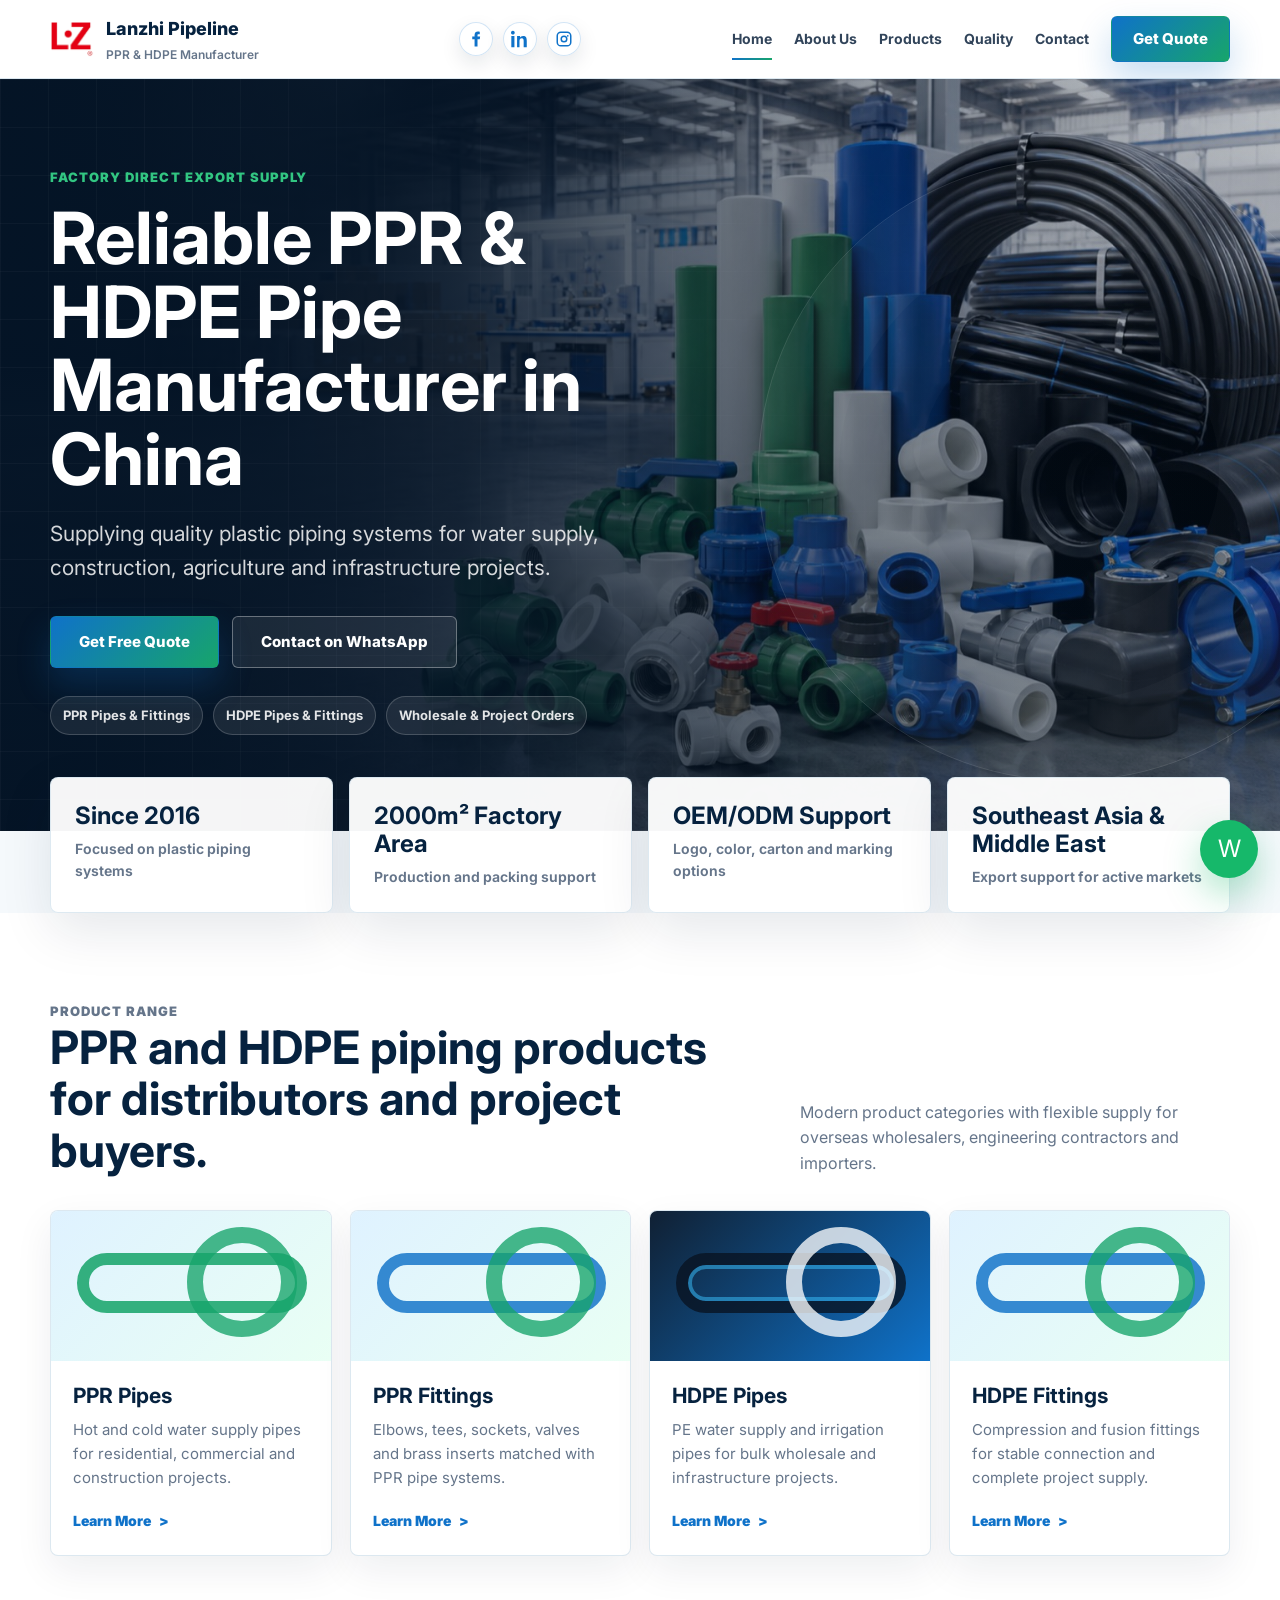
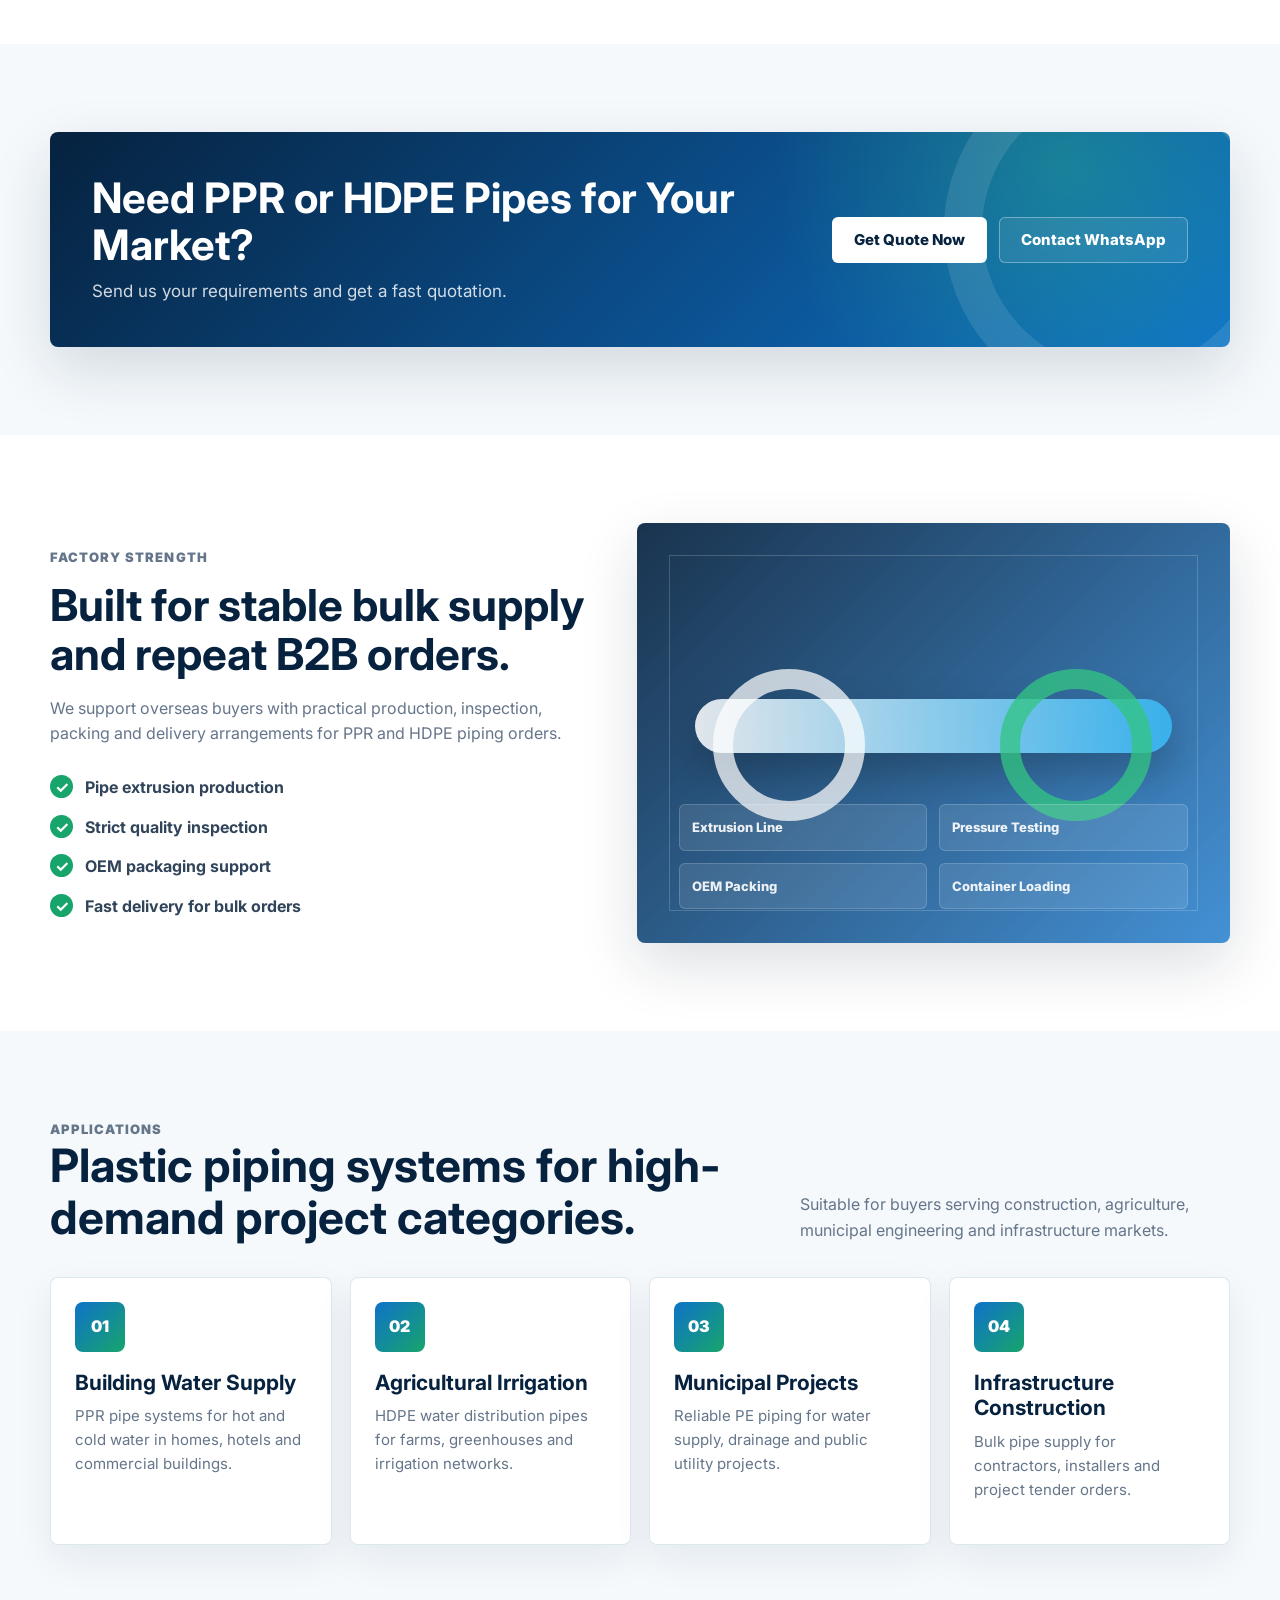
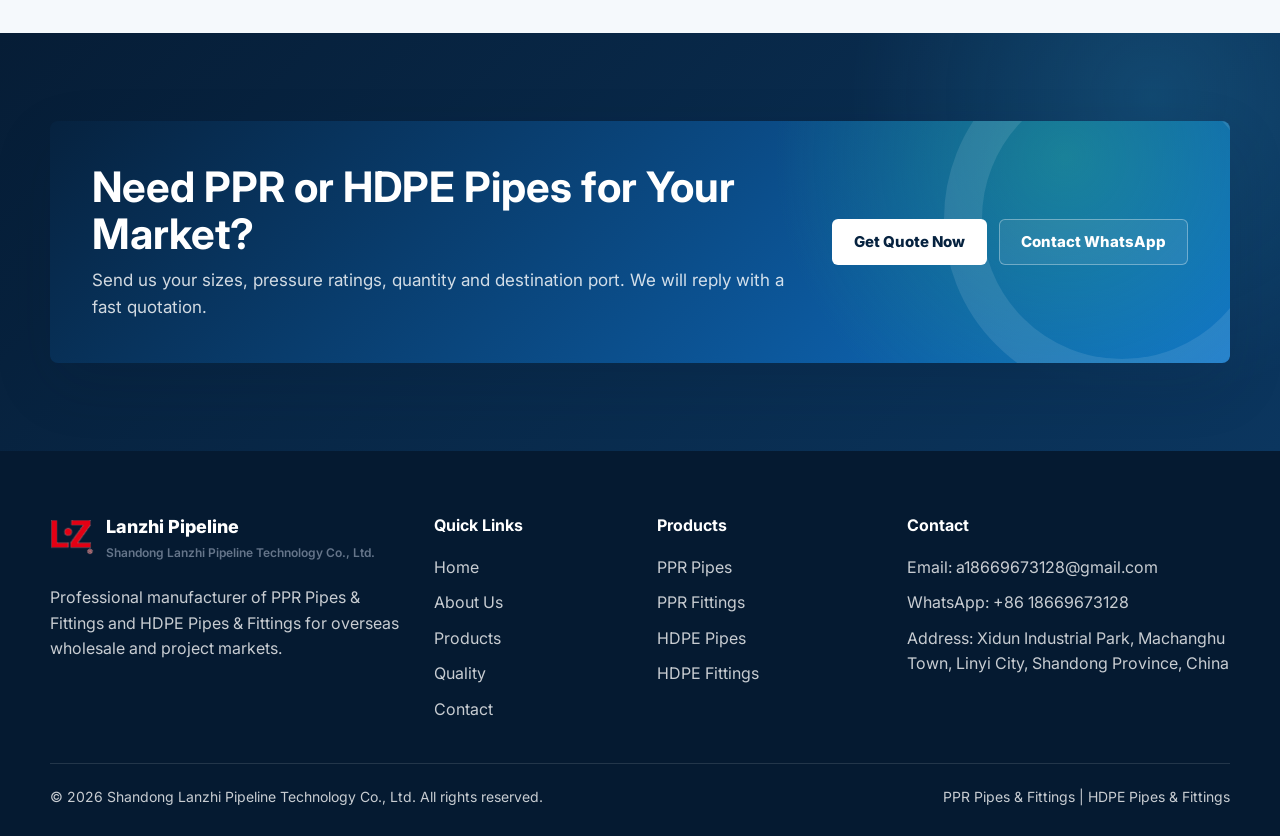
<file: index.html>
<!DOCTYPE html>
<html lang="en">
<head>
  <meta charset="UTF-8">
  <meta name="viewport" content="width=device-width, initial-scale=1.0">
  <title>Reliable PPR & HDPE Pipe Manufacturer in China | Lanzhi Pipeline</title>
  <meta name="description" content="Shandong Lanzhi Pipeline Technology Co., Ltd. supplies PPR pipes and fittings, HDPE pipes and fittings for overseas wholesalers, contractors and importers.">
  <meta name="keywords" content="PPR pipes manufacturer, HDPE pipes manufacturer, PPR fittings, HDPE fittings, China pipe factory">
  <meta name="author" content="Shandong Lanzhi Pipeline Technology Co., Ltd.">
  <meta name="robots" content="index, follow">
  <link rel="canonical" href="https://www.lanzhipipes.com/">
  <link rel="icon" href="images/favicon.ico">
  <link rel="preconnect" href="https://fonts.googleapis.com">
  <link rel="preconnect" href="https://fonts.gstatic.com" crossorigin>
  <link href="https://fonts.googleapis.com/css2?family=Inter:wght@400;500;600;700;800;900&display=swap" rel="stylesheet">
  <link rel="stylesheet" href="css/styles.css">
</head>
<body>
  <header class="header">
    <div class="container header__inner">
      <a href="index.html" class="logo" aria-label="Lanzhi Pipeline home">
        <img src="images/logo.png" alt="Lanzhi Pipeline Logo" class="logo-image">
        <div class="logo__text">
          <span class="logo__name">Lanzhi Pipeline</span>
          <span class="logo__tagline">PPR & HDPE Manufacturer</span>
        </div>
      </a>
      <div class="header-social" aria-label="Social media links">
        <a class="header-social__link" href="https://www.facebook.com/search/top?q=Shandong%20Lanzhi%20Pipeline%20Technology" target="_blank" rel="noopener" aria-label="Find Lanzhi Pipeline on Facebook" title="Facebook"><svg viewBox="0 0 24 24" aria-hidden="true"><path d="M14 8.5V6.8c0-.8.2-1.3 1.4-1.3H17V2.2c-.8-.1-1.7-.2-2.5-.2-2.6 0-4.4 1.6-4.4 4.5v2H7v3.7h3.1V22H14v-9.8h3l.5-3.7H14z"/></svg></a>
        <a class="header-social__link" href="https://www.linkedin.com/search/results/companies/?keywords=Shandong%20Lanzhi%20Pipeline%20Technology" target="_blank" rel="noopener" aria-label="Find Lanzhi Pipeline on LinkedIn" title="LinkedIn"><svg viewBox="0 0 24 24" aria-hidden="true"><path d="M4.98 3.5C4.98 4.88 3.86 6 2.5 6S0 4.88 0 3.5 1.12 1 2.5 1s2.48 1.12 2.48 2.5zM.43 8.02h4.14V23H.43zM8.1 8.02h3.97v2.05h.06c.55-1.05 1.9-2.16 3.92-2.16 4.2 0 4.98 2.76 4.98 6.35V23h-4.14v-7.75c0-1.85-.03-4.23-2.58-4.23-2.58 0-2.98 2.02-2.98 4.1V23H8.1z"/></svg></a>
        <a class="header-social__link" href="https://www.instagram.com/explore/search/keyword/?q=lanzhipipes" target="_blank" rel="noopener" aria-label="Find Lanzhi Pipeline on Instagram" title="Instagram"><svg viewBox="0 0 24 24" aria-hidden="true"><path d="M7.8 2h8.4A5.8 5.8 0 0 1 22 7.8v8.4a5.8 5.8 0 0 1-5.8 5.8H7.8A5.8 5.8 0 0 1 2 16.2V7.8A5.8 5.8 0 0 1 7.8 2zm0 2A3.8 3.8 0 0 0 4 7.8v8.4A3.8 3.8 0 0 0 7.8 20h8.4a3.8 3.8 0 0 0 3.8-3.8V7.8A3.8 3.8 0 0 0 16.2 4zm4.2 3.3A4.7 4.7 0 1 1 7.3 12 4.7 4.7 0 0 1 12 7.3zm0 2A2.7 2.7 0 1 0 14.7 12 2.7 2.7 0 0 0 12 9.3zm5.05-2.55a1.1 1.1 0 1 1-1.1 1.1 1.1 1.1 0 0 1 1.1-1.1z"/></svg></a>
      </div>
      <button class="menu-toggle" type="button" aria-label="Toggle navigation" aria-expanded="false"><span></span><span></span><span></span></button>
      <nav class="nav" aria-label="Main navigation">
        <a href="index.html" class="nav__link is-active">Home</a>
        <a href="about.html" class="nav__link">About Us</a>
        <a href="products.html" class="nav__link">Products</a>
        <a href="quality.html" class="nav__link">Quality</a>
        <a href="contact.html" class="nav__link">Contact</a>
        <div class="nav__cta"><a href="contact.html" class="btn btn--primary">Get Quote</a></div>
      </nav>
    </div>
  </header>

  <main>
    <section class="hero">
      <div class="container hero__inner">
        <div>
          <p class="eyebrow">Factory Direct Export Supply</p>
          <h1>Reliable PPR & HDPE Pipe Manufacturer in China</h1>
          <p class="hero__text">Supplying quality plastic piping systems for water supply, construction, agriculture and infrastructure projects.</p>
          <div class="hero__actions">
            <a class="btn btn--primary btn--lg" href="contact.html">Get Free Quote</a>
            <a class="btn btn--outline btn--lg" href="https://wa.me/8618669673128" target="_blank" rel="noopener">Contact on WhatsApp</a>
          </div>
          <div class="hero__badges">
            <span>PPR Pipes & Fittings</span>
            <span>HDPE Pipes & Fittings</span>
            <span>Wholesale & Project Orders</span>
          </div>
        </div>
        <div class="pipe-graphic" aria-hidden="true">
          <div class="pipe-graphic__panel"></div>
          <div class="pipe-line pipe-line--one"></div>
          <div class="pipe-line pipe-line--two"></div>
          <div class="pipe-line pipe-line--three"></div>
          <div class="pipe-node pipe-node--one"></div>
          <div class="pipe-node pipe-node--two"></div>
          <div class="world-dots"></div>
        </div>
      </div>
    </section>

    <section class="trust-cards" aria-label="Factory trust data">
      <div class="container trust-cards__grid">
        <div class="trust-card"><strong>Since 2016</strong><span>Focused on plastic piping systems</span></div>
        <div class="trust-card"><strong>2000m&sup2; Factory Area</strong><span>Production and packing support</span></div>
        <div class="trust-card"><strong>OEM/ODM Support</strong><span>Logo, color, carton and marking options</span></div>
        <div class="trust-card"><strong>Southeast Asia & Middle East</strong><span>Export support for active markets</span></div>
      </div>
    </section>

    <section class="section section--white">
      <div class="container">
        <div class="section-title">
          <div>
            <p class="eyebrow">Product Range</p>
            <h2>PPR and HDPE piping products for distributors and project buyers.</h2>
          </div>
          <p>Modern product categories with flexible supply for overseas wholesalers, engineering contractors and importers.</p>
        </div>
        <div class="product-grid">
          <article class="product-card">
            <div class="product-visual product-visual--green"></div>
            <div class="product-card__body">
              <h3>PPR Pipes</h3>
              <p>Hot and cold water supply pipes for residential, commercial and construction projects.</p>
              <a class="learn-link" href="products.html#ppr-pipes">Learn More</a>
            </div>
          </article>
          <article class="product-card">
            <div class="product-visual"></div>
            <div class="product-card__body">
              <h3>PPR Fittings</h3>
              <p>Elbows, tees, sockets, valves and brass inserts matched with PPR pipe systems.</p>
              <a class="learn-link" href="products.html#ppr-fittings">Learn More</a>
            </div>
          </article>
          <article class="product-card">
            <div class="product-visual product-visual--dark"></div>
            <div class="product-card__body">
              <h3>HDPE Pipes</h3>
              <p>PE water supply and irrigation pipes for bulk wholesale and infrastructure projects.</p>
              <a class="learn-link" href="products.html#hdpe-pipes">Learn More</a>
            </div>
          </article>
          <article class="product-card">
            <div class="product-visual"></div>
            <div class="product-card__body">
              <h3>HDPE Fittings</h3>
              <p>Compression and fusion fittings for stable connection and complete project supply.</p>
              <a class="learn-link" href="products.html#hdpe-fittings">Learn More</a>
            </div>
          </article>
        </div>
      </div>
    </section>

    <section class="section">
      <div class="container">
        <div class="cta-band">
          <div class="cta-band__inner">
            <div>
              <h2>Need PPR or HDPE Pipes for Your Market?</h2>
              <p>Send us your requirements and get a fast quotation.</p>
            </div>
            <div class="cta-actions">
              <a class="btn btn--light" href="contact.html">Get Quote Now</a>
              <a class="btn btn--outline" href="https://wa.me/8618669673128" target="_blank" rel="noopener">Contact WhatsApp</a>
            </div>
          </div>
        </div>
      </div>
    </section>

    <section class="section section--white">
      <div class="container factory-grid">
        <div class="content-block">
          <p class="eyebrow">Factory Strength</p>
          <h2>Built for stable bulk supply and repeat B2B orders.</h2>
          <p>We support overseas buyers with practical production, inspection, packing and delivery arrangements for PPR and HDPE piping orders.</p>
          <ul class="check-list">
            <li>Pipe extrusion production</li>
            <li>Strict quality inspection</li>
            <li>OEM packaging support</li>
            <li>Fast delivery for bulk orders</li>
          </ul>
        </div>
        <div class="factory-visual" aria-hidden="true">
          <div class="machine-line"></div>
          <div class="factory-labels">
            <span>Extrusion Line</span>
            <span>Pressure Testing</span>
            <span>OEM Packing</span>
            <span>Container Loading</span>
          </div>
        </div>
      </div>
    </section>

    <section class="section">
      <div class="container">
        <div class="section-title">
          <div>
            <p class="eyebrow">Applications</p>
            <h2>Plastic piping systems for high-demand project categories.</h2>
          </div>
          <p>Suitable for buyers serving construction, agriculture, municipal engineering and infrastructure markets.</p>
        </div>
        <div class="application-grid">
          <article class="application-card"><div class="icon-box">01</div><h3>Building Water Supply</h3><p>PPR pipe systems for hot and cold water in homes, hotels and commercial buildings.</p></article>
          <article class="application-card"><div class="icon-box">02</div><h3>Agricultural Irrigation</h3><p>HDPE water distribution pipes for farms, greenhouses and irrigation networks.</p></article>
          <article class="application-card"><div class="icon-box">03</div><h3>Municipal Projects</h3><p>Reliable PE piping for water supply, drainage and public utility projects.</p></article>
          <article class="application-card"><div class="icon-box">04</div><h3>Infrastructure Construction</h3><p>Bulk pipe supply for contractors, installers and project tender orders.</p></article>
        </div>
      </div>
    </section>

    <section class="section section--navy">
      <div class="container">
        <div class="cta-band">
          <div class="cta-band__inner">
            <div>
              <h2>Need PPR or HDPE Pipes for Your Market?</h2>
              <p>Send us your sizes, pressure ratings, quantity and destination port. We will reply with a fast quotation.</p>
            </div>
            <div class="cta-actions">
              <a class="btn btn--light" href="contact.html">Get Quote Now</a>
              <a class="btn btn--outline" href="https://wa.me/8618669673128" target="_blank" rel="noopener">Contact WhatsApp</a>
            </div>
          </div>
        </div>
      </div>
    </section>
  </main>

  <footer class="footer">
    <div class="container">
      <div class="footer__grid">
        <div>
          <a href="index.html" class="logo">
            <img src="images/logo.png" alt="Lanzhi Pipeline Logo" class="logo-image">
            <div class="logo__text">
              <span class="logo__name">Lanzhi Pipeline</span>
              <span class="logo__tagline">Shandong Lanzhi Pipeline Technology Co., Ltd.</span>
            </div>
          </a>
          <p>Professional manufacturer of PPR Pipes & Fittings and HDPE Pipes & Fittings for overseas wholesale and project markets.</p>
        </div>
        <div>
          <h4 class="footer__heading">Quick Links</h4>
          <ul class="footer__links">
            <li><a href="index.html">Home</a></li>
            <li><a href="about.html">About Us</a></li>
            <li><a href="products.html">Products</a></li>
            <li><a href="quality.html">Quality</a></li>
            <li><a href="contact.html">Contact</a></li>
          </ul>
        </div>
        <div>
          <h4 class="footer__heading">Products</h4>
          <ul class="footer__links">
            <li><a href="products.html#ppr-pipes">PPR Pipes</a></li>
            <li><a href="products.html#ppr-fittings">PPR Fittings</a></li>
            <li><a href="products.html#hdpe-pipes">HDPE Pipes</a></li>
            <li><a href="products.html#hdpe-fittings">HDPE Fittings</a></li>
          </ul>
        </div>
        <div>
          <h4 class="footer__heading">Contact</h4>
          <ul class="footer__contact">
            <li>Email: <a href="mailto:a18669673128@gmail.com">a18669673128@gmail.com</a></li>
            <li>WhatsApp: <a href="https://wa.me/8618669673128" target="_blank" rel="noopener">+86 18669673128</a></li>
            <li>Address: Xidun Industrial Park, Machanghu Town, Linyi City, Shandong Province, China</li>
          </ul>
        </div>
      </div>
      <div class="footer__bottom">
        <p>© 2026 Shandong Lanzhi Pipeline Technology Co., Ltd. All rights reserved.</p>
        <p>PPR Pipes & Fittings | HDPE Pipes & Fittings</p>
      </div>
    </div>
  </footer>

  <a href="https://wa.me/8618669673128" class="whatsapp-float" title="Chat on WhatsApp" target="_blank" rel="noopener">
    <span class="whatsapp-float__tooltip">Chat with us</span>
    W
  </a>
  <script src="js/main.js"></script>
</body>
</html>
</file>
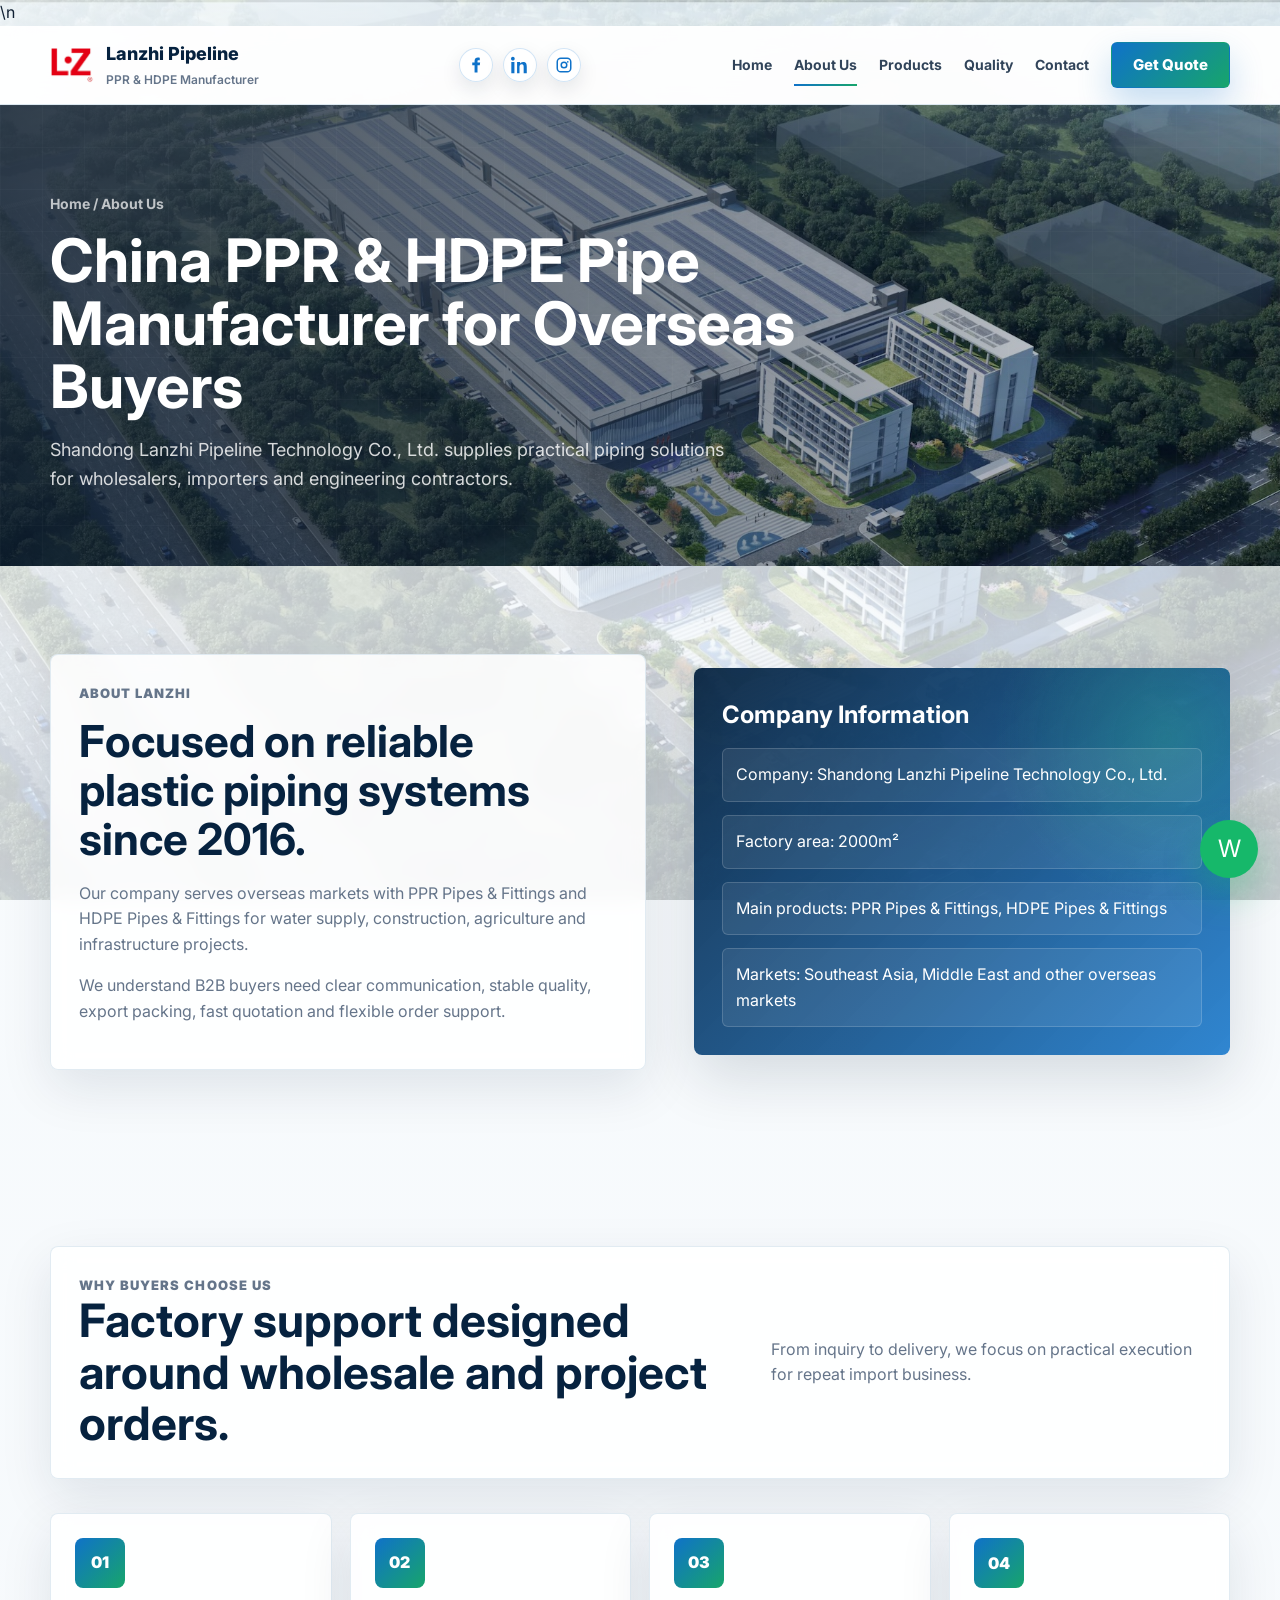
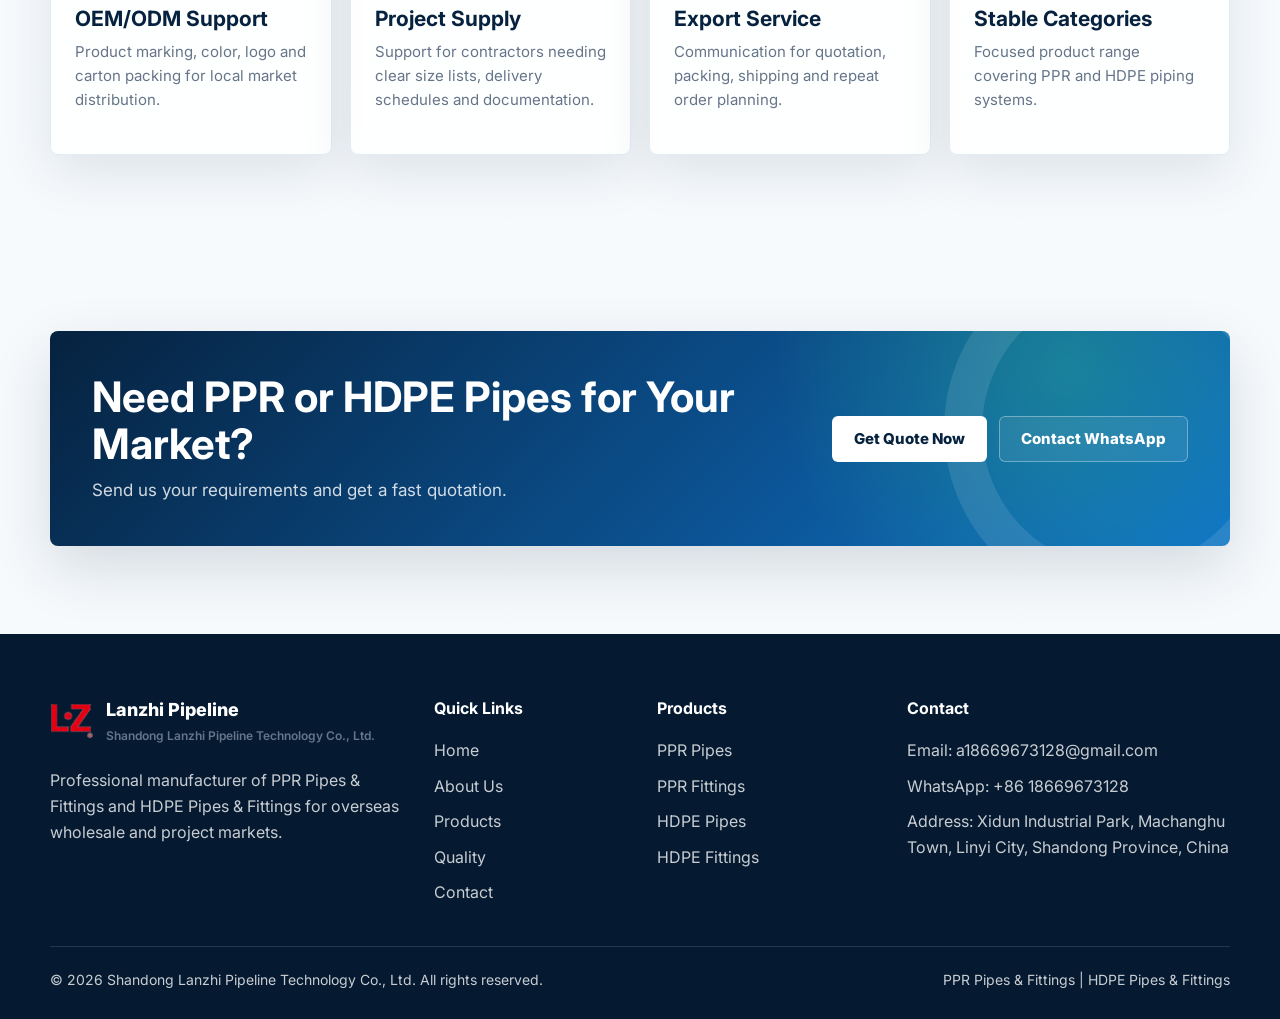
<file: about.html>
<!DOCTYPE html>
<html lang="en">
<head>
  <meta charset="UTF-8">
  <meta name="viewport" content="width=device-width, initial-scale=1.0">
  <title>About Us | Shandong Lanzhi Pipeline Technology Co., Ltd.</title>\n  <meta name="robots" content="index, follow">
  <meta name="description" content="Learn about Shandong Lanzhi Pipeline Technology Co., Ltd., a China manufacturer of PPR Pipes & Fittings and HDPE Pipes & Fittings.">
  <link rel="canonical" href="https://www.lanzhipipes.com/about">
  <link rel="icon" href="images/favicon.ico">
  <link rel="preconnect" href="https://fonts.googleapis.com">
  <link rel="preconnect" href="https://fonts.gstatic.com" crossorigin>
  <link href="https://fonts.googleapis.com/css2?family=Inter:wght@400;500;600;700;800;900&display=swap" rel="stylesheet">
  <link rel="stylesheet" href="css/styles.css">
</head>
<body class="about-page">
  <header class="header">
    <div class="container header__inner">
      <a href="index.html" class="logo"><img src="images/logo.png" alt="Lanzhi Pipeline Logo" class="logo-image"><div class="logo__text"><span class="logo__name">Lanzhi Pipeline</span><span class="logo__tagline">PPR & HDPE Manufacturer</span></div></a>
      <div class="header-social" aria-label="Social media links"><a class="header-social__link" href="https://www.facebook.com/search/top?q=Shandong%20Lanzhi%20Pipeline%20Technology" target="_blank" rel="noopener" aria-label="Facebook"><svg viewBox="0 0 24 24"><path d="M14 8.5V6.8c0-.8.2-1.3 1.4-1.3H17V2.2c-.8-.1-1.7-.2-2.5-.2-2.6 0-4.4 1.6-4.4 4.5v2H7v3.7h3.1V22H14v-9.8h3l.5-3.7H14z"/></svg></a><a class="header-social__link" href="https://www.linkedin.com/search/results/companies/?keywords=Shandong%20Lanzhi%20Pipeline%20Technology" target="_blank" rel="noopener" aria-label="LinkedIn"><svg viewBox="0 0 24 24"><path d="M4.98 3.5C4.98 4.88 3.86 6 2.5 6S0 4.88 0 3.5 1.12 1 2.5 1s2.48 1.12 2.48 2.5zM.43 8.02h4.14V23H.43zM8.1 8.02h3.97v2.05h.06c.55-1.05 1.9-2.16 3.92-2.16 4.2 0 4.98 2.76 4.98 6.35V23h-4.14v-7.75c0-1.85-.03-4.23-2.58-4.23-2.58 0-2.98 2.02-2.98 4.1V23H8.1z"/></svg></a><a class="header-social__link" href="https://www.instagram.com/explore/search/keyword/?q=lanzhipipes" target="_blank" rel="noopener" aria-label="Instagram"><svg viewBox="0 0 24 24"><path d="M7.8 2h8.4A5.8 5.8 0 0 1 22 7.8v8.4a5.8 5.8 0 0 1-5.8 5.8H7.8A5.8 5.8 0 0 1 2 16.2V7.8A5.8 5.8 0 0 1 7.8 2zm0 2A3.8 3.8 0 0 0 4 7.8v8.4A3.8 3.8 0 0 0 7.8 20h8.4a3.8 3.8 0 0 0 3.8-3.8V7.8A3.8 3.8 0 0 0 16.2 4zm4.2 3.3A4.7 4.7 0 1 1 7.3 12 4.7 4.7 0 0 1 12 7.3zm0 2A2.7 2.7 0 1 0 14.7 12 2.7 2.7 0 0 0 12 9.3zm5.05-2.55a1.1 1.1 0 1 1-1.1 1.1 1.1 1.1 0 0 1 1.1-1.1z"/></svg></a></div>
      <button class="menu-toggle" type="button" aria-label="Toggle navigation" aria-expanded="false"><span></span><span></span><span></span></button>
      <nav class="nav"><a href="index.html" class="nav__link">Home</a><a href="about.html" class="nav__link is-active">About Us</a><a href="products.html" class="nav__link">Products</a><a href="quality.html" class="nav__link">Quality</a><a href="contact.html" class="nav__link">Contact</a><div class="nav__cta"><a href="contact.html" class="btn btn--primary">Get Quote</a></div></nav>
    </div>
  </header>
  <main>
    <section class="page-header"><div class="container"><nav class="breadcrumb"><a href="index.html">Home</a> / <span>About Us</span></nav><h1>China PPR & HDPE Pipe Manufacturer for Overseas Buyers</h1><p>Shandong Lanzhi Pipeline Technology Co., Ltd. supplies practical piping solutions for wholesalers, importers and engineering contractors.</p></div></section>
    <section class="section section--white"><div class="container two-column"><div class="content-block"><p class="eyebrow">About Lanzhi</p><h2>Focused on reliable plastic piping systems since 2016.</h2><p>Our company serves overseas markets with PPR Pipes & Fittings and HDPE Pipes & Fittings for water supply, construction, agriculture and infrastructure projects.</p><p>We understand B2B buyers need clear communication, stable quality, export packing, fast quotation and flexible order support.</p></div><div class="info-panel"><h3>Company Information</h3><ul><li>Company: Shandong Lanzhi Pipeline Technology Co., Ltd.</li><li>Factory area: 2000m&sup2;</li><li>Main products: PPR Pipes & Fittings, HDPE Pipes & Fittings</li><li>Markets: Southeast Asia, Middle East and other overseas markets</li></ul></div></div></section>
    <section class="section"><div class="container"><div class="section-title"><div><p class="eyebrow">Why Buyers Choose Us</p><h2>Factory support designed around wholesale and project orders.</h2></div><p>From inquiry to delivery, we focus on practical execution for repeat import business.</p></div><div class="feature-grid"><article class="feature-card"><div class="icon-box">01</div><h3>OEM/ODM Support</h3><p>Product marking, color, logo and carton packing for local market distribution.</p></article><article class="feature-card"><div class="icon-box">02</div><h3>Project Supply</h3><p>Support for contractors needing clear size lists, delivery schedules and documentation.</p></article><article class="feature-card"><div class="icon-box">03</div><h3>Export Service</h3><p>Communication for quotation, packing, shipping and repeat order planning.</p></article><article class="feature-card"><div class="icon-box">04</div><h3>Stable Categories</h3><p>Focused product range covering PPR and HDPE piping systems.</p></article></div></div></section>
    <section class="section section--navy"><div class="container"><div class="cta-band"><div class="cta-band__inner"><div><h2>Need PPR or HDPE Pipes for Your Market?</h2><p>Send us your requirements and get a fast quotation.</p></div><div class="cta-actions"><a class="btn btn--light" href="contact.html">Get Quote Now</a><a class="btn btn--outline" href="https://wa.me/8618669673128" target="_blank" rel="noopener">Contact WhatsApp</a></div></div></div></div></section>
  </main>
  <footer class="footer"><div class="container"><div class="footer__grid"><div><a href="index.html" class="logo"><img src="images/logo.png" alt="Lanzhi Pipeline Logo" class="logo-image"><div class="logo__text"><span class="logo__name">Lanzhi Pipeline</span><span class="logo__tagline">Shandong Lanzhi Pipeline Technology Co., Ltd.</span></div></a><p>Professional manufacturer of PPR Pipes & Fittings and HDPE Pipes & Fittings for overseas wholesale and project markets.</p></div><div><h4 class="footer__heading">Quick Links</h4><ul class="footer__links"><li><a href="index.html">Home</a></li><li><a href="about.html">About Us</a></li><li><a href="products.html">Products</a></li><li><a href="quality.html">Quality</a></li><li><a href="contact.html">Contact</a></li></ul></div><div><h4 class="footer__heading">Products</h4><ul class="footer__links"><li><a href="products.html#ppr-pipes">PPR Pipes</a></li><li><a href="products.html#ppr-fittings">PPR Fittings</a></li><li><a href="products.html#hdpe-pipes">HDPE Pipes</a></li><li><a href="products.html#hdpe-fittings">HDPE Fittings</a></li></ul></div><div><h4 class="footer__heading">Contact</h4><ul class="footer__contact"><li>Email: <a href="mailto:a18669673128@gmail.com">a18669673128@gmail.com</a></li><li>WhatsApp: <a href="https://wa.me/8618669673128" target="_blank" rel="noopener">+86 18669673128</a></li><li>Address: Xidun Industrial Park, Machanghu Town, Linyi City, Shandong Province, China</li></ul></div></div><div class="footer__bottom"><p>© 2026 Shandong Lanzhi Pipeline Technology Co., Ltd. All rights reserved.</p><p>PPR Pipes & Fittings | HDPE Pipes & Fittings</p></div></div></footer>
  <a href="https://wa.me/8618669673128" class="whatsapp-float" title="Chat on WhatsApp" target="_blank" rel="noopener"><span class="whatsapp-float__tooltip">Chat with us</span>W</a>
  <script src="js/main.js"></script>
</body>
</html>
</file>
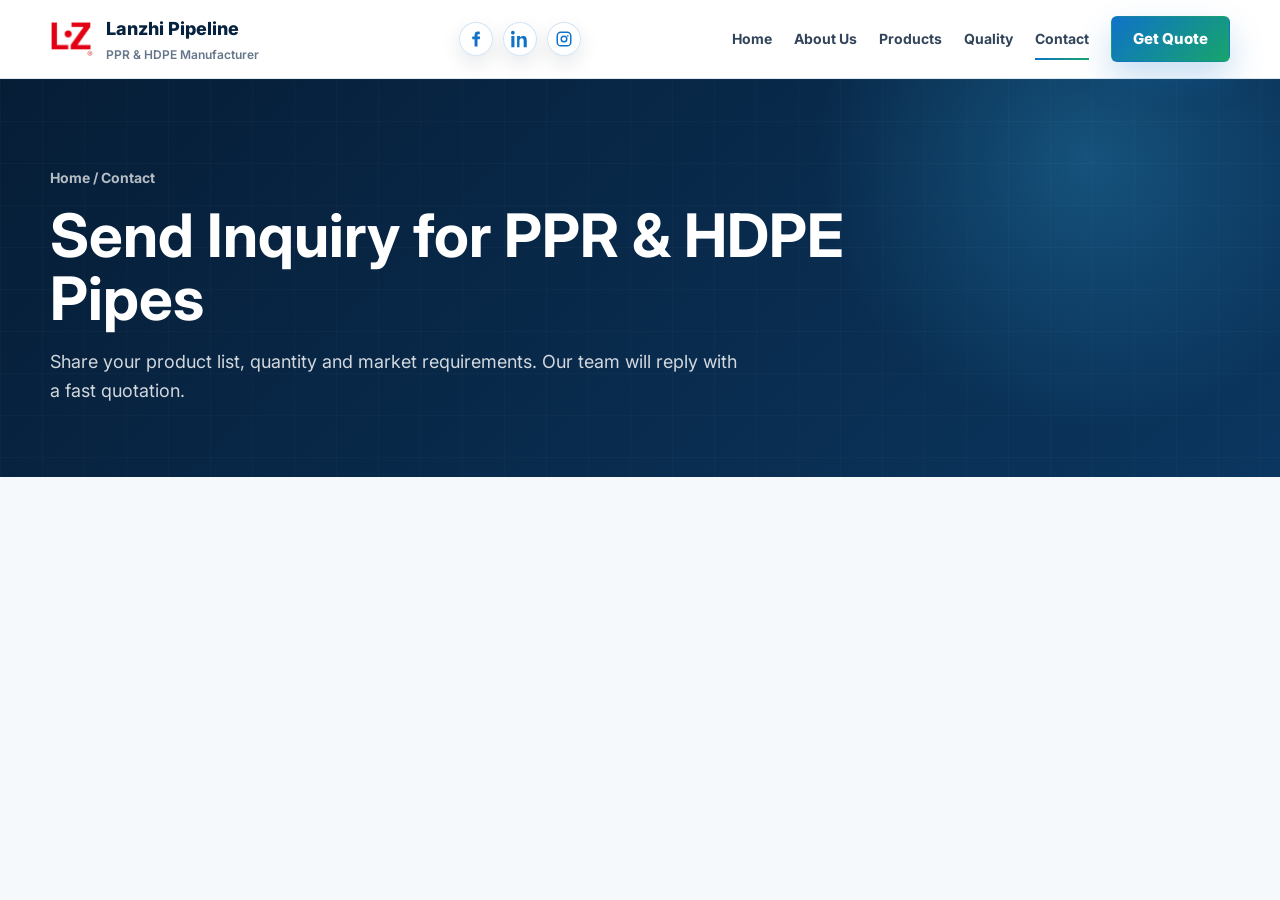
<file: contact.html>
<!DOCTYPE html>
<html lang="en">
<head>
  <meta charset="UTF-8">
  <meta name="viewport" content="width=device-width, initial-scale=1.0">
  <title>Contact Us | Send Inquiry for PPR & HDPE Pipes</title>
  <meta name="robots" content="index, follow">
  <meta name="description" content="Contact Shandong Lanzhi Pipeline Technology Co., Ltd. for PPR pipes, PPR fittings, HDPE pipes and HDPE fittings quotations.">
  <link rel="canonical" href="https://www.lanzhipipes.com/contact">
  <link rel="icon" href="images/favicon.ico">
  <link rel="preconnect" href="https://fonts.googleapis.com">
  <link rel="preconnect" href="https://fonts.gstatic.com" crossorigin>
  <link href="https://fonts.googleapis.com/css2?family=Inter:wght@400;500;600;700;800;900&display=swap" rel="stylesheet">
  <link rel="stylesheet" href="css/styles.css">
</head>
<body>
  <header class="header">
    <div class="container header__inner">
      <a href="index.html" class="logo"><img src="images/logo.png" alt="Lanzhi Pipeline Logo" class="logo-image"><div class="logo__text"><span class="logo__name">Lanzhi Pipeline</span><span class="logo__tagline">PPR & HDPE Manufacturer</span></div></a>
      <div class="header-social" aria-label="Social media links">
        <a class="header-social__link" href="https://www.facebook.com/search/top?q=Shandong%20Lanzhi%20Pipeline%20Technology" target="_blank" rel="noopener" aria-label="Facebook"><svg viewBox="0 0 24 24"><path d="M14 8.5V6.8c0-.8.2-1.3 1.4-1.3H17V2.2c-.8-.1-1.7-.2-2.5-.2-2.6 0-4.4 1.6-4.4 4.5v2H7v3.7h3.1V22H14v-9.8h3l.5-3.7H14z"/></svg></a>
        <a class="header-social__link" href="https://www.linkedin.com/search/results/companies/?keywords=Shandong%20Lanzhi%20Pipeline%20Technology" target="_blank" rel="noopener" aria-label="LinkedIn"><svg viewBox="0 0 24 24"><path d="M4.98 3.5C4.98 4.88 3.86 6 2.5 6S0 4.88 0 3.5 1.12 1 2.5 1s2.48 1.12 2.48 2.5zM.43 8.02h4.14V23H.43zM8.1 8.02h3.97v2.05h.06c.55-1.05 1.9-2.16 3.92-2.16 4.2 0 4.98 2.76 4.98 6.35V23h-4.14v-7.75c0-1.85-.03-4.23-2.58-4.23-2.58 0-2.98 2.02-2.98 4.1V23H8.1z"/></svg></a>
        <a class="header-social__link" href="https://www.instagram.com/explore/search/keyword/?q=lanzhipipes" target="_blank" rel="noopener" aria-label="Instagram"><svg viewBox="0 0 24 24"><path d="M7.8 2h8.4A5.8 5.8 0 0 1 22 7.8v8.4a5.8 5.8 0 0 1-5.8 5.8H7.8A5.8 5.8 0 0 1 2 16.2V7.8A5.8 5.8 0 0 1 7.8 2zm0 2A3.8 3.8 0 0 0 4 7.8v8.4A3.8 3.8 0 0 0 7.8 20h8.4a3.8 3.8 0 0 0 3.8-3.8V7.8A3.8 3.8 0 0 0 16.2 4zm4.2 3.3A4.7 4.7 0 1 1 7.3 12 4.7 4.7 0 0 1 12 7.3zm0 2A2.7 2.7 0 1 0 14.7 12 2.7 2.7 0 0 0 12 9.3zm5.05-2.55a1.1 1.1 0 1 1-1.1 1.1 1.1 1.1 0 0 1 1.1-1.1z"/></svg></a>
      </div>
      <button class="menu-toggle" type="button" aria-label="Toggle navigation" aria-expanded="false"><span></span><span></span><span></span></button>
      <nav class="nav"><a href="index.html" class="nav__link">Home</a><a href="about.html" class="nav__link">About Us</a><a href="products.html" class="nav__link">Products</a><a href="quality.html" class="nav__link">Quality</a><a href="contact.html" class="nav__link is-active">Contact</a><div class="nav__cta"><a href="contact.html" class="btn btn--primary">Get Quote</a></div></nav>
    </div>
  </header>


  <main>
    <section class="page-header">
      <div class="container">
        <nav class="breadcrumb"><a href="index.html">Home</a> / <span>Contact</span></nav>
        <h1>Send Inquiry for PPR & HDPE Pipes</h1>
        <p>Share your product list, quantity and market requirements. Our team will reply with a fast quotation.</p>
      </div>
    </section>
</file>
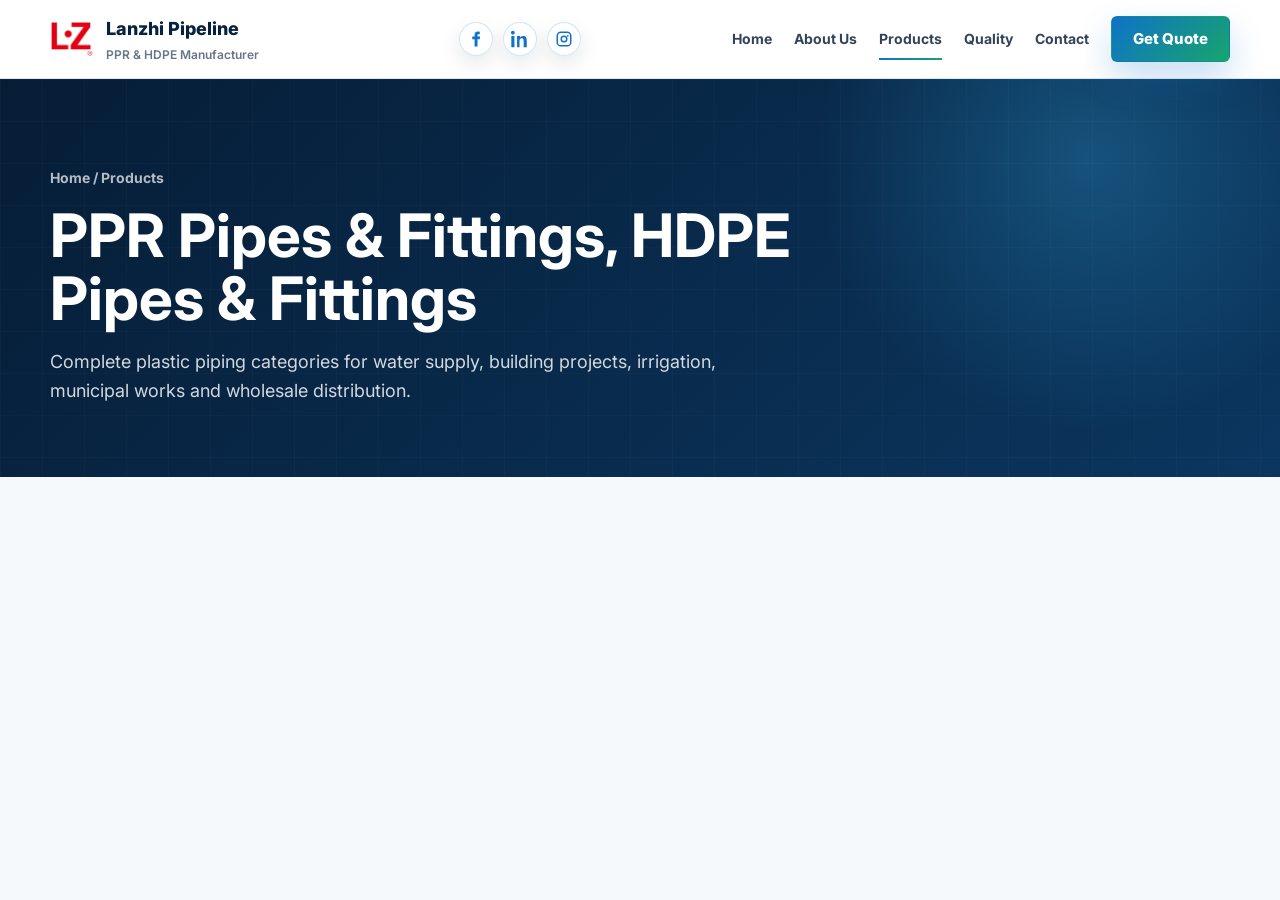
<file: products.html>
<!DOCTYPE html>
<html lang="en">
<head>
  <meta charset="UTF-8">
  <meta name="viewport" content="width=device-width, initial-scale=1.0">
  <title>Products | PPR Pipes & Fittings, HDPE Pipes & Fittings</title>
  <meta name="robots" content="index, follow">
  <meta name="description" content="Explore PPR pipes, PPR fittings, HDPE pipes and HDPE fittings from Shandong Lanzhi Pipeline Technology Co., Ltd. for wholesale and project supply.">
  <link rel="canonical" href="https://www.lanzhipipes.com/products">
  <link rel="icon" href="images/favicon.ico">
  <link rel="preconnect" href="https://fonts.googleapis.com">
  <link rel="preconnect" href="https://fonts.gstatic.com" crossorigin>
  <link href="https://fonts.googleapis.com/css2?family=Inter:wght@400;500;600;700;800;900&display=swap" rel="stylesheet">
  <link rel="stylesheet" href="css/styles.css">
</head>
<body>
  <header class="header">
    <div class="container header__inner">
      <a href="index.html" class="logo"><img src="images/logo.png" alt="Lanzhi Pipeline Logo" class="logo-image"><div class="logo__text"><span class="logo__name">Lanzhi Pipeline</span><span class="logo__tagline">PPR & HDPE Manufacturer</span></div></a>
      <div class="header-social" aria-label="Social media links">
        <a class="header-social__link" href="https://www.facebook.com/search/top?q=Shandong%20Lanzhi%20Pipeline%20Technology" target="_blank" rel="noopener" aria-label="Facebook"><svg viewBox="0 0 24 24"><path d="M14 8.5V6.8c0-.8.2-1.3 1.4-1.3H17V2.2c-.8-.1-1.7-.2-2.5-.2-2.6 0-4.4 1.6-4.4 4.5v2H7v3.7h3.1V22H14v-9.8h3l.5-3.7H14z"/></svg></a>
        <a class="header-social__link" href="https://www.linkedin.com/search/results/companies/?keywords=Shandong%20Lanzhi%20Pipeline%20Technology" target="_blank" rel="noopener" aria-label="LinkedIn"><svg viewBox="0 0 24 24"><path d="M4.98 3.5C4.98 4.88 3.86 6 2.5 6S0 4.88 0 3.5 1.12 1 2.5 1s2.48 1.12 2.48 2.5zM.43 8.02h4.14V23H.43zM8.1 8.02h3.97v2.05h.06c.55-1.05 1.9-2.16 3.92-2.16 4.2 0 4.98 2.76 4.98 6.35V23h-4.14v-7.75c0-1.85-.03-4.23-2.58-4.23-2.58 0-2.98 2.02-2.98 4.1V23H8.1z"/></svg></a>
        <a class="header-social__link" href="https://www.instagram.com/explore/search/keyword/?q=lanzhipipes" target="_blank" rel="noopener" aria-label="Instagram"><svg viewBox="0 0 24 24"><path d="M7.8 2h8.4A5.8 5.8 0 0 1 22 7.8v8.4a5.8 5.8 0 0 1-5.8 5.8H7.8A5.8 5.8 0 0 1 2 16.2V7.8A5.8 5.8 0 0 1 7.8 2zm0 2A3.8 3.8 0 0 0 4 7.8v8.4A3.8 3.8 0 0 0 7.8 20h8.4a3.8 3.8 0 0 0 3.8-3.8V7.8A3.8 3.8 0 0 0 16.2 4zm4.2 3.3A4.7 4.7 0 1 1 7.3 12 4.7 4.7 0 0 1 12 7.3zm0 2A2.7 2.7 0 1 0 14.7 12 2.7 2.7 0 0 0 12 9.3zm5.05-2.55a1.1 1.1 0 1 1-1.1 1.1 1.1 1.1 0 0 1 1.1-1.1z"/></svg></a>
      </div>
      <button class="menu-toggle" type="button" aria-label="Toggle navigation" aria-expanded="false"><span></span><span></span><span></span></button>
      <nav class="nav"><a href="index.html" class="nav__link">Home</a><a href="about.html" class="nav__link">About Us</a><a href="products.html" class="nav__link is-active">Products</a><a href="quality.html" class="nav__link">Quality</a><a href="contact.html" class="nav__link">Contact</a><div class="nav__cta"><a href="contact.html" class="btn btn--primary">Get Quote</a></div></nav>
    </div>
  </header>


  <main>
    <section class="page-header">
      <div class="container">
        <nav class="breadcrumb"><a href="index.html">Home</a> / <span>Products</span></nav>
        <h1>PPR Pipes & Fittings, HDPE Pipes & Fittings</h1>
        <p>Complete plastic piping categories for water supply, building projects, irrigation, municipal works and wholesale distribution.</p>
      </div>
    </section>
</file>
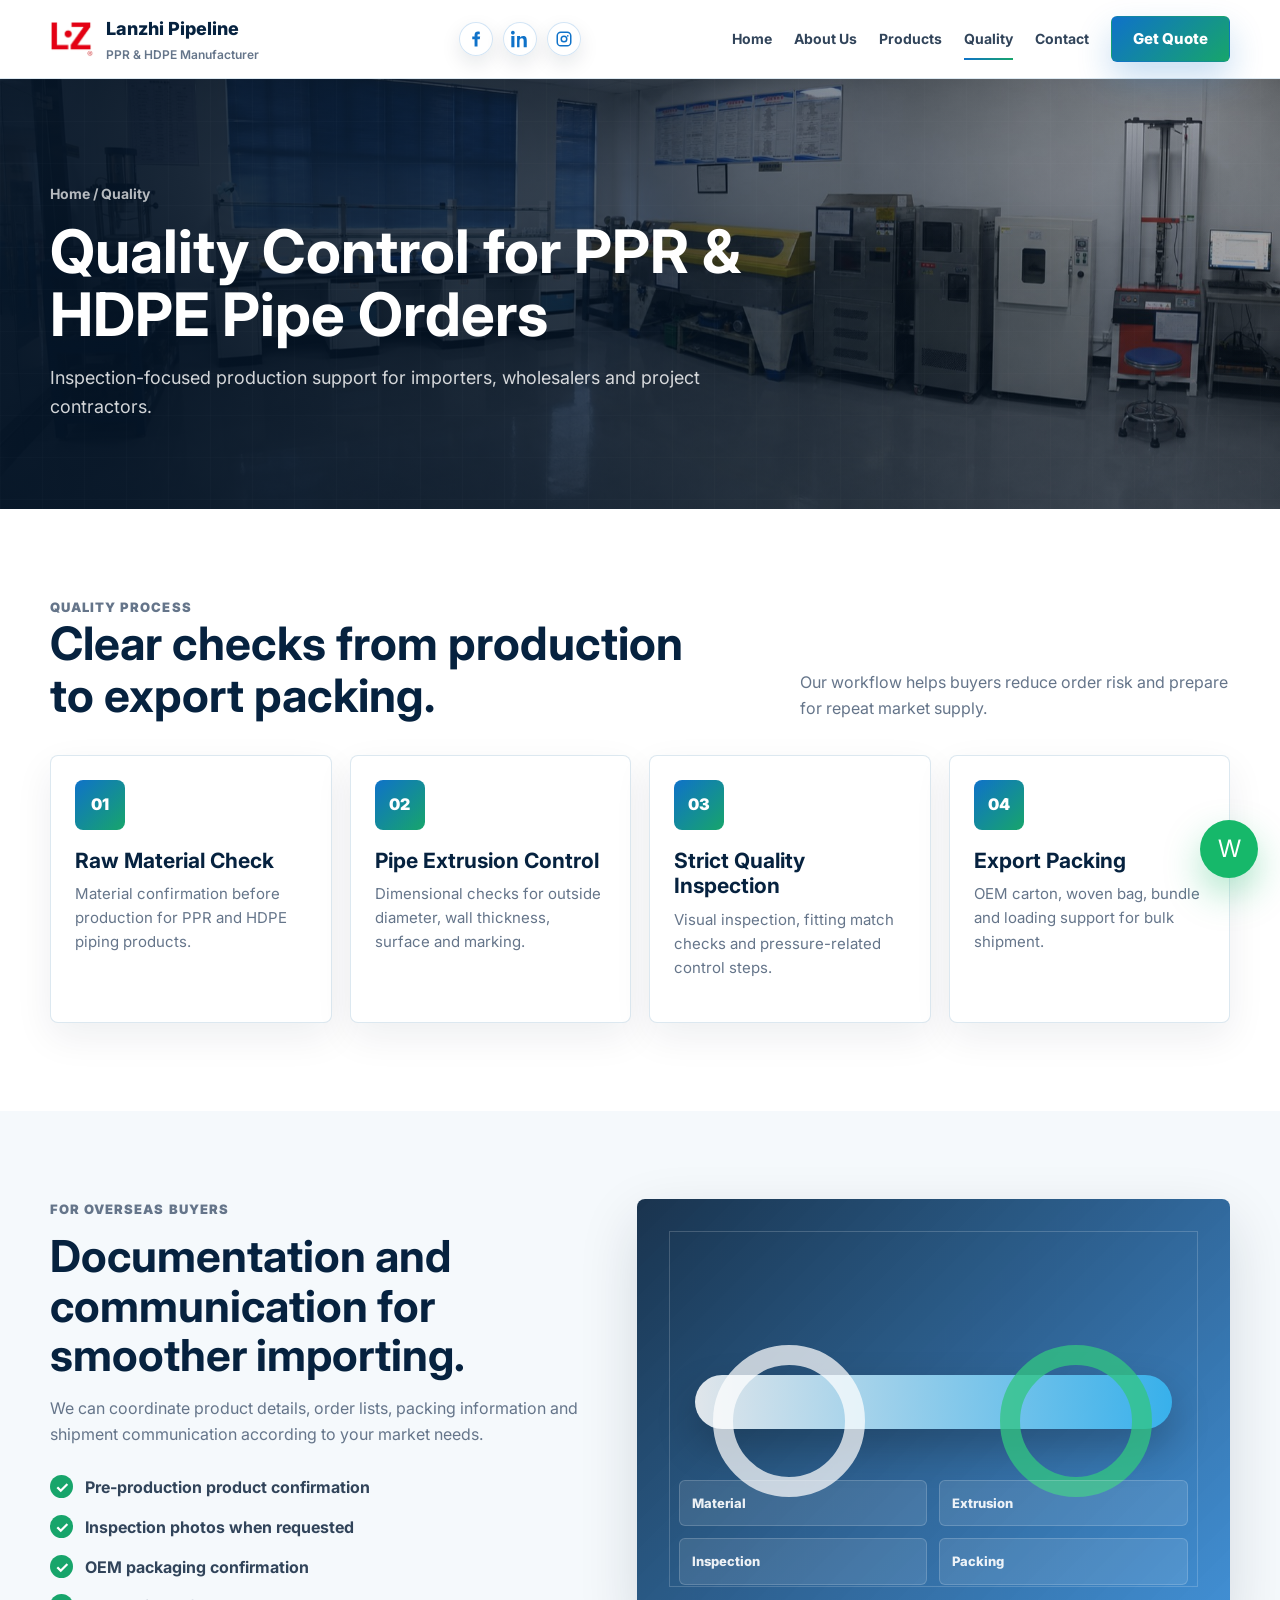
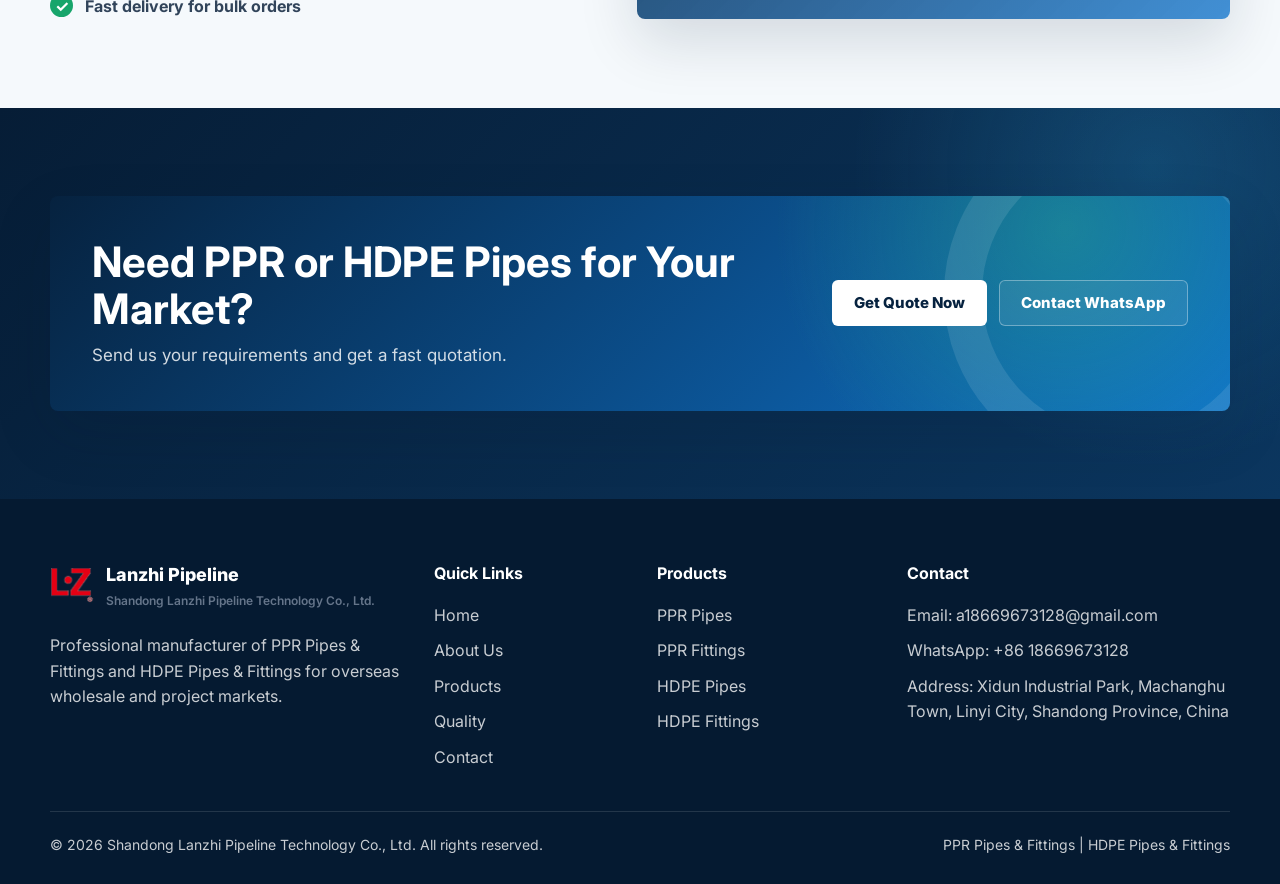
<file: quality.html>
<!DOCTYPE html>
<html lang="en">
<head>
  <meta charset="UTF-8">
  <meta name="viewport" content="width=device-width, initial-scale=1.0">
  <title>Quality Control | PPR & HDPE Pipe Factory</title>
  <meta name="robots" content="index, follow">
  <meta name="description" content="Quality control process for PPR Pipes & Fittings and HDPE Pipes & Fittings from Shandong Lanzhi Pipeline Technology Co., Ltd.">
  <link rel="canonical" href="https://www.lanzhipipes.com/quality">
  <link rel="icon" href="images/favicon.ico">
  <link rel="preconnect" href="https://fonts.googleapis.com">
  <link rel="preconnect" href="https://fonts.gstatic.com" crossorigin>
  <link href="https://fonts.googleapis.com/css2?family=Inter:wght@400;500;600;700;800;900&display=swap" rel="stylesheet">
  <link rel="stylesheet" href="css/styles.css">
</head>
<body class="quality-page">
  <header class="header">
    <div class="container header__inner">
      <a href="index.html" class="logo"><img src="images/logo.png" alt="Lanzhi Pipeline Logo" class="logo-image"><div class="logo__text"><span class="logo__name">Lanzhi Pipeline</span><span class="logo__tagline">PPR & HDPE Manufacturer</span></div></a>
      <div class="header-social" aria-label="Social media links"><a class="header-social__link" href="https://www.facebook.com/search/top?q=Shandong%20Lanzhi%20Pipeline%20Technology" target="_blank" rel="noopener" aria-label="Facebook"><svg viewBox="0 0 24 24"><path d="M14 8.5V6.8c0-.8.2-1.3 1.4-1.3H17V2.2c-.8-.1-1.7-.2-2.5-.2-2.6 0-4.4 1.6-4.4 4.5v2H7v3.7h3.1V22H14v-9.8h3l.5-3.7H14z"/></svg></a><a class="header-social__link" href="https://www.linkedin.com/search/results/companies/?keywords=Shandong%20Lanzhi%20Pipeline%20Technology" target="_blank" rel="noopener" aria-label="LinkedIn"><svg viewBox="0 0 24 24"><path d="M4.98 3.5C4.98 4.88 3.86 6 2.5 6S0 4.88 0 3.5 1.12 1 2.5 1s2.48 1.12 2.48 2.5zM.43 8.02h4.14V23H.43zM8.1 8.02h3.97v2.05h.06c.55-1.05 1.9-2.16 3.92-2.16 4.2 0 4.98 2.76 4.98 6.35V23h-4.14v-7.75c0-1.85-.03-4.23-2.58-4.23-2.58 0-2.98 2.02-2.98 4.1V23H8.1z"/></svg></a><a class="header-social__link" href="https://www.instagram.com/explore/search/keyword/?q=lanzhipipes" target="_blank" rel="noopener" aria-label="Instagram"><svg viewBox="0 0 24 24"><path d="M7.8 2h8.4A5.8 5.8 0 0 1 22 7.8v8.4a5.8 5.8 0 0 1-5.8 5.8H7.8A5.8 5.8 0 0 1 2 16.2V7.8A5.8 5.8 0 0 1 7.8 2zm0 2A3.8 3.8 0 0 0 4 7.8v8.4A3.8 3.8 0 0 0 7.8 20h8.4a3.8 3.8 0 0 0 3.8-3.8V7.8A3.8 3.8 0 0 0 16.2 4zm4.2 3.3A4.7 4.7 0 1 1 7.3 12 4.7 4.7 0 0 1 12 7.3zm0 2A2.7 2.7 0 1 0 14.7 12 2.7 2.7 0 0 0 12 9.3zm5.05-2.55a1.1 1.1 0 1 1-1.1 1.1 1.1 1.1 0 0 1 1.1-1.1z"/></svg></a></div>
      <button class="menu-toggle" type="button" aria-label="Toggle navigation" aria-expanded="false"><span></span><span></span><span></span></button>
      <nav class="nav"><a href="index.html" class="nav__link">Home</a><a href="about.html" class="nav__link">About Us</a><a href="products.html" class="nav__link">Products</a><a href="quality.html" class="nav__link is-active">Quality</a><a href="contact.html" class="nav__link">Contact</a><div class="nav__cta"><a href="contact.html" class="btn btn--primary">Get Quote</a></div></nav>
    </div>
  </header>
  <main>
    <section class="page-header"><div class="container"><nav class="breadcrumb"><a href="index.html">Home</a> / <span>Quality</span></nav><h1>Quality Control for PPR & HDPE Pipe Orders</h1><p>Inspection-focused production support for importers, wholesalers and project contractors.</p></div></section>
    <section class="section section--white"><div class="container"><div class="section-title"><div><p class="eyebrow">Quality Process</p><h2>Clear checks from production to export packing.</h2></div><p>Our workflow helps buyers reduce order risk and prepare for repeat market supply.</p></div><div class="feature-grid"><article class="feature-card"><div class="icon-box">01</div><h3>Raw Material Check</h3><p>Material confirmation before production for PPR and HDPE piping products.</p></article><article class="feature-card"><div class="icon-box">02</div><h3>Pipe Extrusion Control</h3><p>Dimensional checks for outside diameter, wall thickness, surface and marking.</p></article><article class="feature-card"><div class="icon-box">03</div><h3>Strict Quality Inspection</h3><p>Visual inspection, fitting match checks and pressure-related control steps.</p></article><article class="feature-card"><div class="icon-box">04</div><h3>Export Packing</h3><p>OEM carton, woven bag, bundle and loading support for bulk shipment.</p></article></div></div></section>
    <section class="section"><div class="container factory-grid"><div class="content-block"><p class="eyebrow">For Overseas Buyers</p><h2>Documentation and communication for smoother importing.</h2><p>We can coordinate product details, order lists, packing information and shipment communication according to your market needs.</p><ul class="check-list"><li>Pre-production product confirmation</li><li>Inspection photos when requested</li><li>OEM packaging confirmation</li><li>Fast delivery for bulk orders</li></ul></div><div class="factory-visual" aria-hidden="true"><div class="machine-line"></div><div class="factory-labels"><span>Material</span><span>Extrusion</span><span>Inspection</span><span>Packing</span></div></div></div></section>
    <section class="section section--navy"><div class="container"><div class="cta-band"><div class="cta-band__inner"><div><h2>Need PPR or HDPE Pipes for Your Market?</h2><p>Send us your requirements and get a fast quotation.</p></div><div class="cta-actions"><a class="btn btn--light" href="contact.html">Get Quote Now</a><a class="btn btn--outline" href="https://wa.me/8618669673128" target="_blank" rel="noopener">Contact WhatsApp</a></div></div></div></div></section>
  </main>
  <footer class="footer"><div class="container"><div class="footer__grid"><div><a href="index.html" class="logo"><img src="images/logo.png" alt="Lanzhi Pipeline Logo" class="logo-image"><div class="logo__text"><span class="logo__name">Lanzhi Pipeline</span><span class="logo__tagline">Shandong Lanzhi Pipeline Technology Co., Ltd.</span></div></a><p>Professional manufacturer of PPR Pipes & Fittings and HDPE Pipes & Fittings for overseas wholesale and project markets.</p></div><div><h4 class="footer__heading">Quick Links</h4><ul class="footer__links"><li><a href="index.html">Home</a></li><li><a href="about.html">About Us</a></li><li><a href="products.html">Products</a></li><li><a href="quality.html">Quality</a></li><li><a href="contact.html">Contact</a></li></ul></div><div><h4 class="footer__heading">Products</h4><ul class="footer__links"><li><a href="products.html#ppr-pipes">PPR Pipes</a></li><li><a href="products.html#ppr-fittings">PPR Fittings</a></li><li><a href="products.html#hdpe-pipes">HDPE Pipes</a></li><li><a href="products.html#hdpe-fittings">HDPE Fittings</a></li></ul></div><div><h4 class="footer__heading">Contact</h4><ul class="footer__contact"><li>Email: <a href="mailto:a18669673128@gmail.com">a18669673128@gmail.com</a></li><li>WhatsApp: <a href="https://wa.me/8618669673128" target="_blank" rel="noopener">+86 18669673128</a></li><li>Address: Xidun Industrial Park, Machanghu Town, Linyi City, Shandong Province, China</li></ul></div></div><div class="footer__bottom"><p>© 2026 Shandong Lanzhi Pipeline Technology Co., Ltd. All rights reserved.</p><p>PPR Pipes & Fittings | HDPE Pipes & Fittings</p></div></div></footer>
  <a href="https://wa.me/8618669673128" class="whatsapp-float" title="Chat on WhatsApp" target="_blank" rel="noopener"><span class="whatsapp-float__tooltip">Chat with us</span>W</a>
  <script src="js/main.js"></script>
</body>
</html>
</file>
